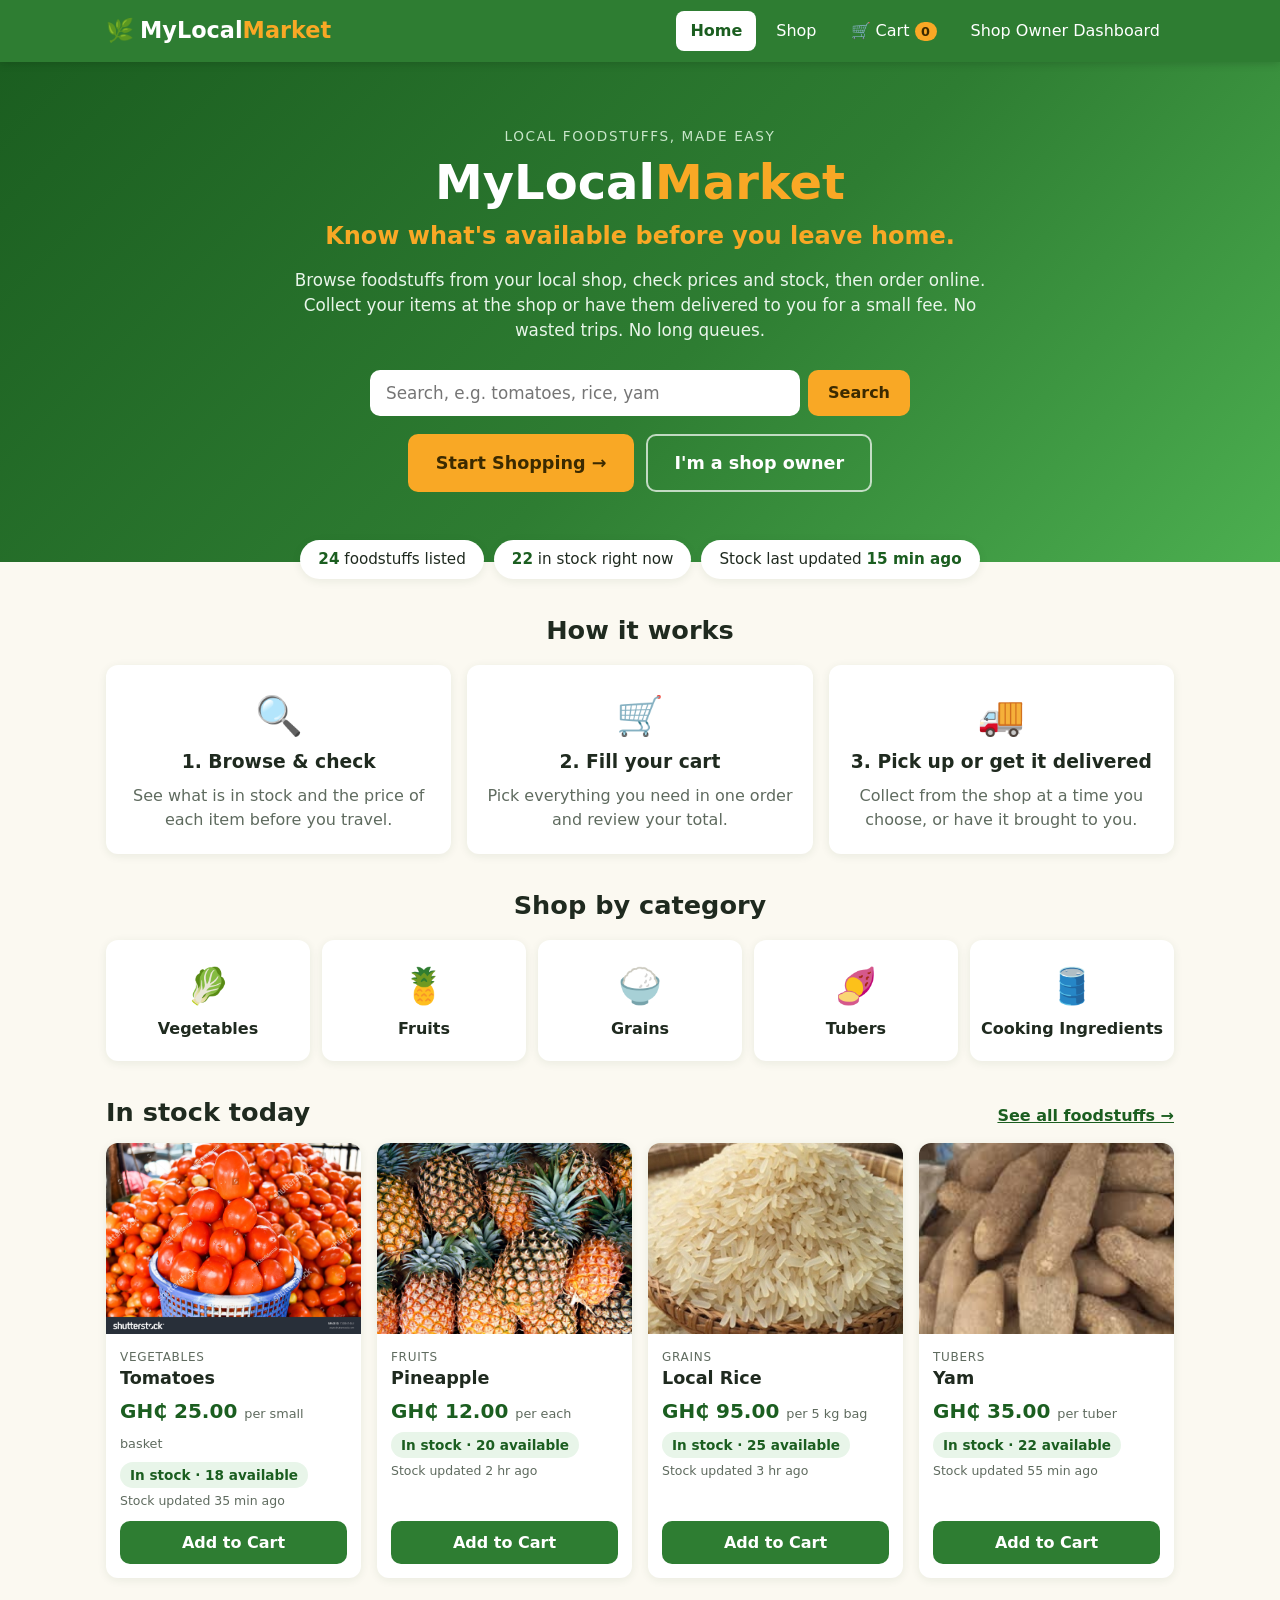
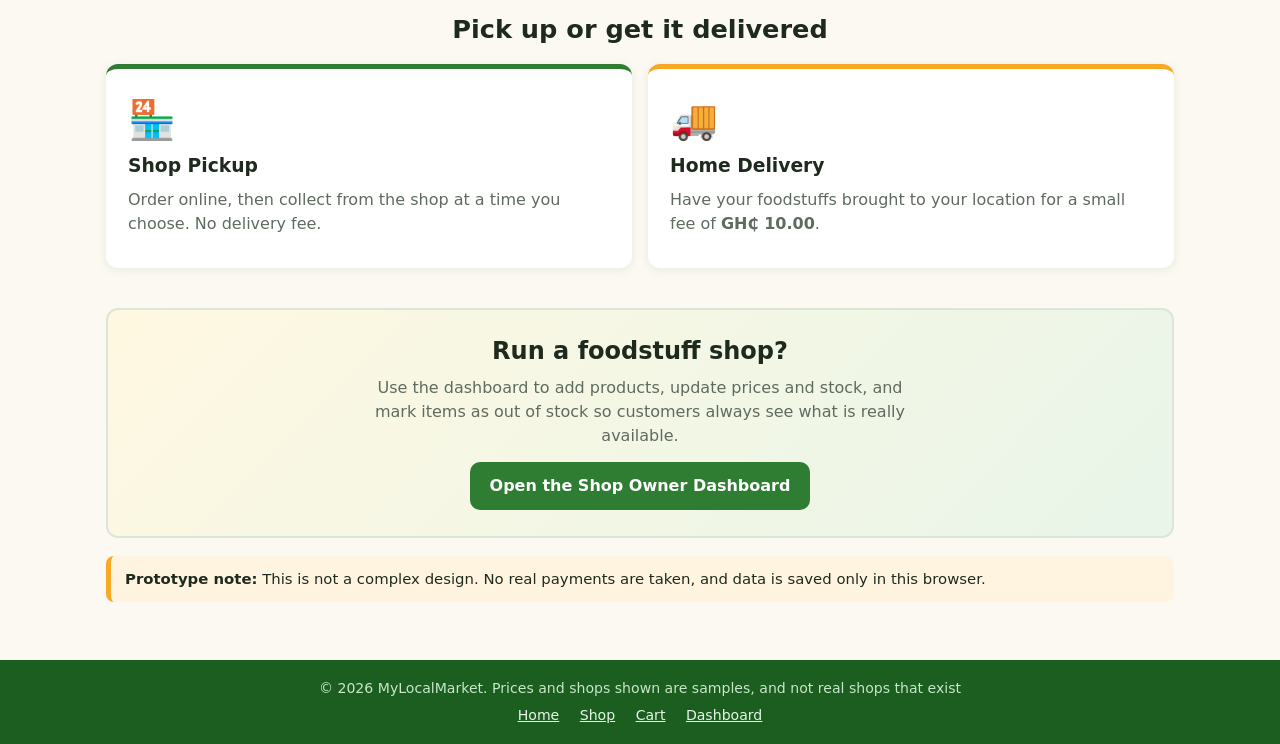
<file: index.html>
<!DOCTYPE html>
<html lang="en">

<head>
  <meta charset="UTF-8">
  <meta name="viewport" content="width=device-width, initial-scale=1.0">
  <title>MyLocalMarket | Know what's available before you leave home</title>
  <meta name="description"
    content="Browse local foodstuffs, check prices and availability, and order for pickup or delivery.">
  <link rel="stylesheet" href="style.css">
</head>

<body data-page="home">

  <!-- ===================== HEADER & NAVIGATION (same on every page) ===================== -->
  <header class="site-header">
    <div class="container header-inner">
      <a href="index.html" class="logo" aria-label="MyLocalMarket home">
        <span class="logo-icon" aria-hidden="true">🌿</span>MyLocal<span class="logo-accent">Market</span>
      </a>

      <button id="menu-toggle" class="menu-toggle" aria-label="Open menu" aria-expanded="false"
        aria-controls="main-nav">☰</button>

      <nav id="main-nav" class="main-nav" aria-label="Main navigation">
        <a class="nav-link active" href="index.html" aria-current="page">Home</a>
        <a class="nav-link" href="shop.html">Shop</a>
        <a class="nav-link" href="cart.html">🛒 Cart <span id="cart-count" class="badge" aria-live="polite">0</span></a>
        <a class="nav-link" href="dashboard.html">Shop Owner Dashboard</a>
      </nav>
    </div>
  </header>

  <main>

    <!-- ===================== HERO ===================== -->
    <section class="hero">
      <div class="container hero-inner">
        <p class="hero-eyebrow">Local foodstuffs, made easy</p>
        <h1>MyLocal<span class="logo-accent">Market</span></h1>
        <p class="hero-tagline">Know what's available before you leave home.</p>
        <p class="hero-text">
          Browse foodstuffs from your local shop, check prices and stock, then order online.
          Collect your items at the shop or have them delivered to you for a small fee.
          No wasted trips. No long queues.
        </p>

        <!-- A plain HTML form: it opens shop.html?q=... and the shop page does the searching -->
        <form class="hero-search" action="shop.html" method="get" role="search">
          <label for="hero-q" class="sr-only">Search foodstuffs</label>
          <input id="hero-q" type="search" name="q" placeholder="Search, e.g. tomatoes, rice, yam" autocomplete="off">
          <button type="submit" class="btn btn-accent">Search</button>
        </form>

        <div class="hero-actions">
          <a class="btn btn-accent btn-lg" href="shop.html">Start Shopping →</a>
          <a class="btn btn-outline-light btn-lg" href="dashboard.html">I'm a shop owner</a>
        </div>
      </div>
    </section>

    <div class="container">

      <!-- Live numbers filled in by script.js -->
      <div id="home-stats" class="stat-strip" aria-label="Shop at a glance"></div>

      <!-- ===================== HOW IT WORKS ===================== -->
      <h2 class="section-title">How it works</h2>
      <div class="steps">
        <div class="step-card">
          <span class="step-icon" aria-hidden="true">🔍</span>
          <h3>1. Browse &amp; check</h3>
          <p>See what is in stock and the price of each item before you travel.</p>
        </div>
        <div class="step-card">
          <span class="step-icon" aria-hidden="true">🛒</span>
          <h3>2. Fill your cart</h3>
          <p>Pick everything you need in one order and review your total.</p>
        </div>
        <div class="step-card">
          <span class="step-icon" aria-hidden="true">🚚</span>
          <h3>3. Pick up or get it delivered</h3>
          <p>Collect from the shop at a time you choose, or have it brought to you.</p>
        </div>
      </div>

      <!-- ===================== SHOP BY CATEGORY ===================== -->
      <h2 class="section-title">Shop by category</h2>
      <div class="category-grid">
        <a class="category-card" href="shop.html?category=Vegetables"><span aria-hidden="true">🥬</span>Vegetables</a>
        <a class="category-card" href="shop.html?category=Fruits"><span aria-hidden="true">🍍</span>Fruits</a>
        <a class="category-card" href="shop.html?category=Grains"><span aria-hidden="true">🍚</span>Grains</a>
        <a class="category-card" href="shop.html?category=Tubers"><span aria-hidden="true">🍠</span>Tubers</a>
        <a class="category-card" href="shop.html?category=Cooking%20Ingredients"><span
            aria-hidden="true">🛢️</span>Cooking Ingredients</a>
      </div>

      <!-- ===================== IN STOCK TODAY ===================== -->
      <div class="section-head">
        <h2>In stock today</h2>
        <a href="shop.html">See all foodstuffs →</a>
      </div>
      <div id="featured-grid" class="product-grid"></div>

      <!-- ===================== PICKUP OR DELIVERY ===================== -->
      <h2 class="section-title">Pick up or get it delivered</h2>
      <div class="info-grid">
        <div class="info-card">
          <span class="step-icon" aria-hidden="true">🏪</span>
          <h3>Shop Pickup</h3>
          <p>Order online, then collect from the shop at a time you choose. No delivery fee.</p>
        </div>
        <div class="info-card alt">
          <span class="step-icon" aria-hidden="true">🚚</span>
          <h3>Home Delivery</h3>
          <p>Have your foodstuffs brought to your location for a small fee of <strong data-fee></strong>.</p>
        </div>
      </div>

      <!-- ===================== FOR SHOP OWNERS ===================== -->
      <div class="owner-band">
        <h2>Run a foodstuff shop?</h2>
        <p>Use the dashboard to add products, update prices and stock, and mark items as out of stock so customers
          always see what is really available.</p>
        <a class="btn btn-primary" href="dashboard.html">Open the Shop Owner Dashboard</a>
      </div>

      <p class="demo-note">
        <strong>Prototype note:</strong> This is not a complex design. No real payments are taken, and
        data is saved only in this browser.
      </p>
    </div>
  </main>

  <footer class="site-footer">
    <div class="container">
      <p>© <span id="year"></span> MyLocalMarket. Prices and shops shown are samples, and not real shops that exist</p>
      <p class="footer-links"><a href="index.html">Home</a> <a href="shop.html">Shop</a> <a href="cart.html">Cart</a> <a
          href="dashboard.html">Dashboard</a></p>
    </div>
  </footer>

  <div id="toast-container" class="toast-container" aria-live="polite"></div>
  <script src="script.js"></script>
</body>

</html>
</file>
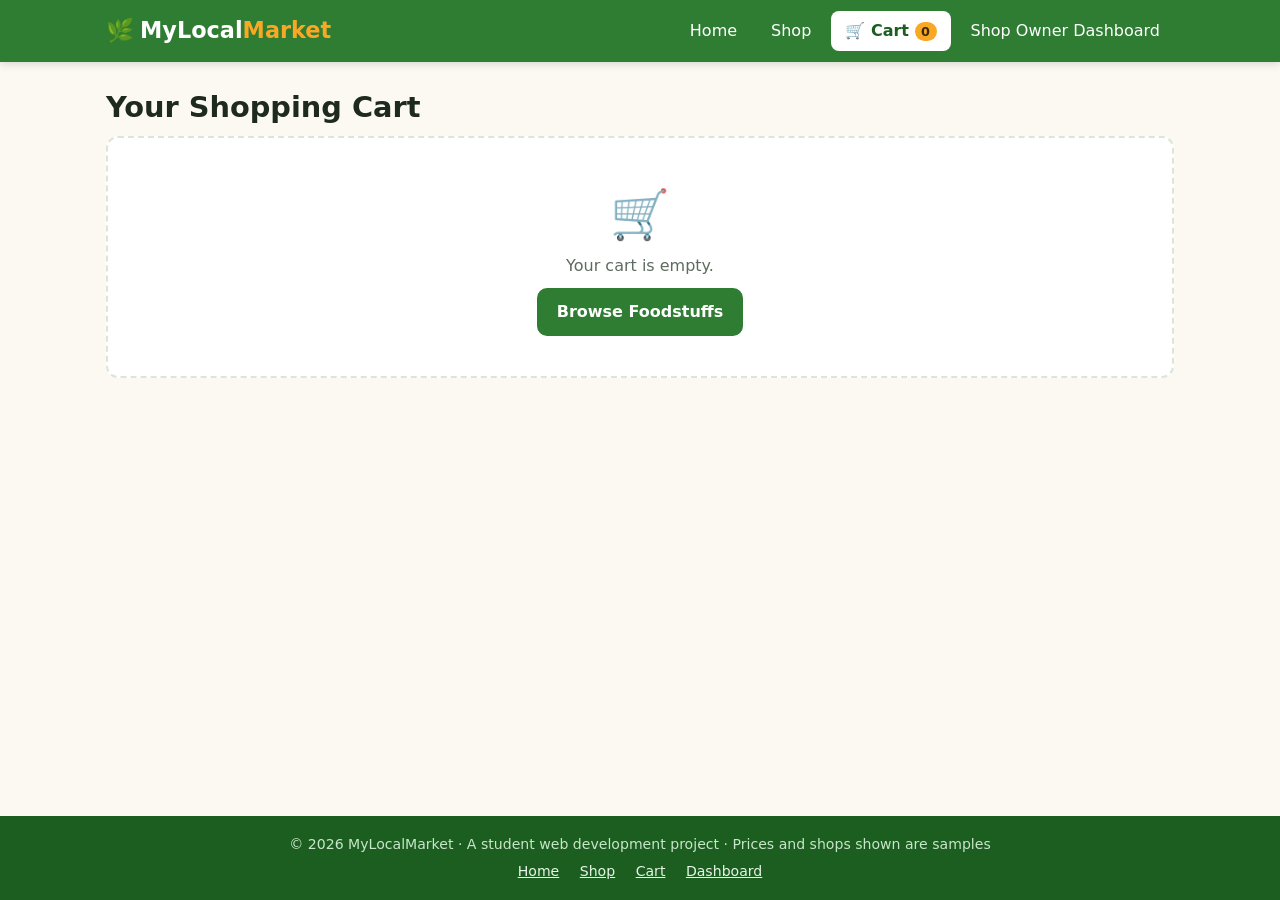
<file: cart.html>
<!DOCTYPE html>
<html lang="en">
<head>
  <meta charset="UTF-8">
  <meta name="viewport" content="width=device-width, initial-scale=1.0">
  <title>Your Cart | MyLocalMarket</title>
  <link rel="stylesheet" href="style.css">
</head>
<body data-page="cart">

  <header class="site-header">
    <div class="container header-inner">
      <a href="index.html" class="logo" aria-label="MyLocalMarket home">
        <span class="logo-icon" aria-hidden="true">🌿</span>MyLocal<span class="logo-accent">Market</span>
      </a>

      <button id="menu-toggle" class="menu-toggle" aria-label="Open menu" aria-expanded="false" aria-controls="main-nav">☰</button>

      <nav id="main-nav" class="main-nav" aria-label="Main navigation">
        <a class="nav-link" href="index.html">Home</a>
        <a class="nav-link" href="shop.html">Shop</a>
        <a class="nav-link active" href="cart.html" aria-current="page">🛒 Cart <span id="cart-count" class="badge" aria-live="polite">0</span></a>
        <a class="nav-link" href="dashboard.html">Shop Owner Dashboard</a>
      </nav>
    </div>
  </header>

  <main>
    <div class="container">
      <h1 class="page-title">Your Shopping Cart</h1>

      <div id="cart-empty" class="empty-state" hidden>
        <p class="empty-icon" aria-hidden="true">🛒</p>
        <p>Your cart is empty.</p>
        <a class="btn btn-primary" href="shop.html">Browse Foodstuffs</a>
      </div>

      <div id="cart-content" class="cart-layout" hidden>
        <div id="cart-items" class="cart-items"></div>

        <aside class="summary-card">
          <h2 class="summary-title">Order Summary</h2>
          <div class="summary-line"><span>Subtotal</span><strong id="cart-subtotal">GH₵ 0.00</strong></div>
          <p class="small-note">Delivery fee (if you choose delivery) is added at checkout.</p>
          <a class="btn btn-primary btn-block" id="go-checkout" href="checkout.html">Proceed to Checkout</a>
          <a class="btn btn-ghost btn-block" href="shop.html">Continue Shopping</a>
          <button type="button" class="btn btn-link btn-block" id="clear-cart">Clear cart</button>
        </aside>
      </div>
    </div>
  </main>

  <footer class="site-footer">
    <div class="container">
      <p>© <span id="year"></span> MyLocalMarket · A student web development project · Prices and shops shown are samples</p>
      <p class="footer-links"><a href="index.html">Home</a> <a href="shop.html">Shop</a> <a href="cart.html">Cart</a> <a href="dashboard.html">Dashboard</a></p>
    </div>
  </footer>

  <div id="toast-container" class="toast-container" aria-live="polite"></div>
  <script src="script.js"></script>
</body>
</html>
</file>
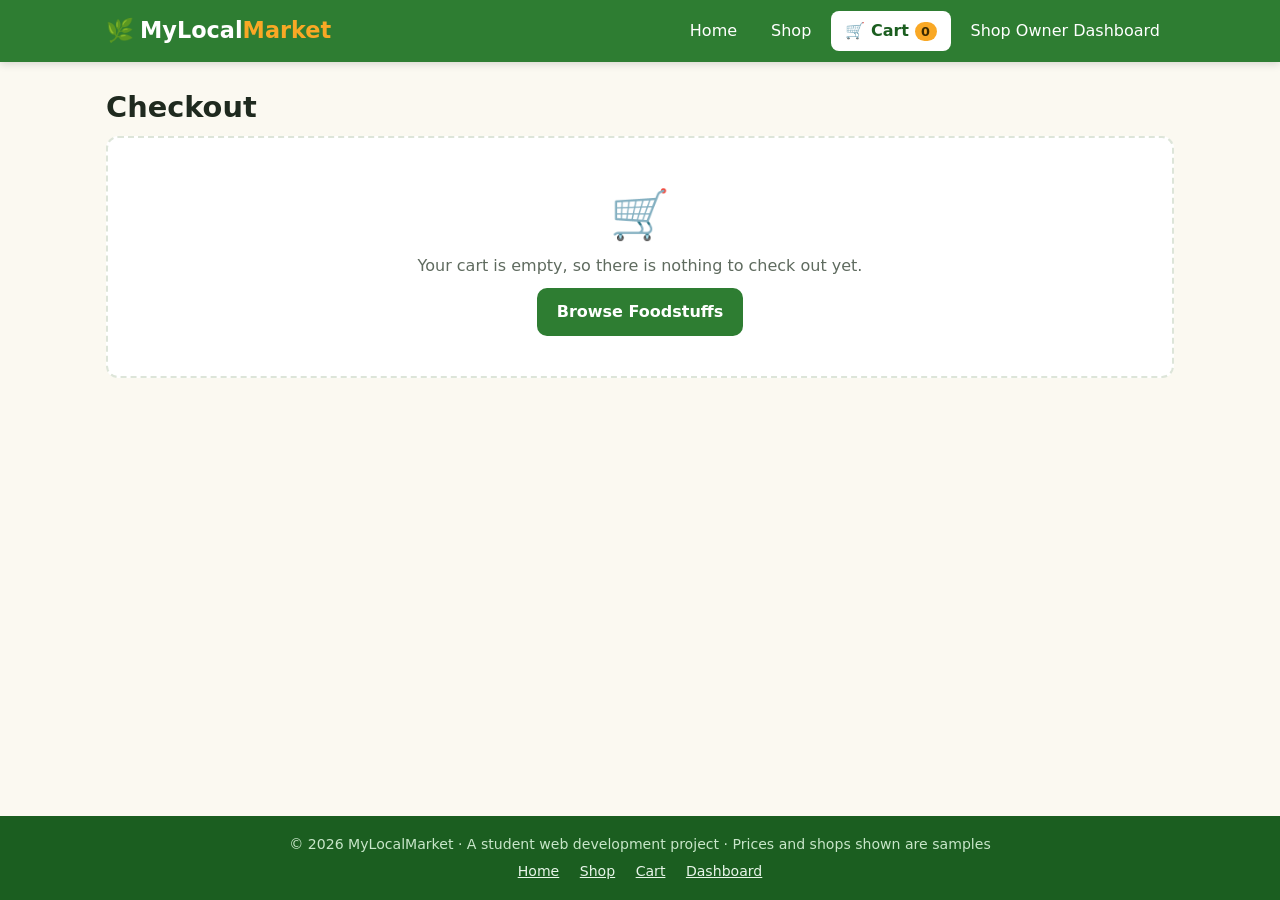
<file: checkout.html>
<!DOCTYPE html>
<html lang="en">
<head>
  <meta charset="UTF-8">
  <meta name="viewport" content="width=device-width, initial-scale=1.0">
  <title>Checkout | MyLocalMarket</title>
  <link rel="stylesheet" href="style.css">
</head>
<body data-page="checkout">

  <header class="site-header">
    <div class="container header-inner">
      <a href="index.html" class="logo" aria-label="MyLocalMarket home">
        <span class="logo-icon" aria-hidden="true">🌿</span>MyLocal<span class="logo-accent">Market</span>
      </a>

      <button id="menu-toggle" class="menu-toggle" aria-label="Open menu" aria-expanded="false" aria-controls="main-nav">☰</button>

      <nav id="main-nav" class="main-nav" aria-label="Main navigation">
        <a class="nav-link" href="index.html">Home</a>
        <a class="nav-link" href="shop.html">Shop</a>
        <a class="nav-link active" href="cart.html" aria-current="page">🛒 Cart <span id="cart-count" class="badge" aria-live="polite">0</span></a>
        <a class="nav-link" href="dashboard.html">Shop Owner Dashboard</a>
      </nav>
    </div>
  </header>

  <main>
    <div class="container">
      <h1 class="page-title">Checkout</h1>

      <!-- Shown instead of the form when the cart is empty -->
      <div id="checkout-empty" class="empty-state" hidden>
        <p class="empty-icon" aria-hidden="true">🛒</p>
        <p>Your cart is empty, so there is nothing to check out yet.</p>
        <a class="btn btn-primary" href="shop.html">Browse Foodstuffs</a>
      </div>

      <div id="checkout-content" class="checkout-layout">
        <form id="checkout-form" class="form-card" novalidate>
          <h2>Your details</h2>

          <div class="field">
            <label for="cust-name">Full name</label>
            <input type="text" id="cust-name" autocomplete="name" placeholder="e.g. Kwame Mensah">
            <span class="error" id="err-name"></span>
          </div>

          <div class="field">
            <label for="cust-phone">Contact number</label>
            <input type="tel" id="cust-phone" autocomplete="tel" placeholder="e.g. 024 123 4567">
            <span class="error" id="err-phone"></span>
          </div>

          <h2>How would you like to get your order?</h2>
          <div class="option-cards">
            <label class="option-card">
              <input type="radio" name="fulfilment" value="delivery">
              <span class="option-title">🚚 Home Delivery</span>
              <span class="option-desc" id="delivery-desc"></span>
            </label>
            <label class="option-card">
              <input type="radio" name="fulfilment" value="pickup">
              <span class="option-title">🏪 Shop Pickup</span>
              <span class="option-desc" id="pickup-desc"></span>
            </label>
          </div>
          <span class="error" id="err-fulfilment"></span>

          <!-- Shown only when Home Delivery is selected -->
          <div id="delivery-fields" class="sub-panel" hidden>
            <div class="field">
              <label for="cust-address">Delivery address or location description</label>
              <textarea id="cust-address" rows="3" placeholder="e.g. House 12, Oak Street, near the Total filling station, Madina"></textarea>
              <span class="error" id="err-address"></span>
            </div>
            <p class="info-line" id="delivery-info"></p>
          </div>

          <!-- Shown only when Shop Pickup is selected -->
          <div id="pickup-fields" class="sub-panel" hidden>
            <p class="info-line"><strong>Pickup location:</strong> <span id="pickup-location"></span></p>
            <div class="field">
              <label for="pickup-time">Choose a pickup time</label>
              <select id="pickup-time"></select>
              <span class="error" id="err-pickup-time"></span>
            </div>
          </div>

          <p class="demo-note">
            <strong>No online payment in this prototype.</strong> Your order is recorded as placed, but nothing
            is paid through the website. In a real shop, you would pay on delivery or when you collect.
          </p>

          <button type="submit" id="place-order-btn" class="btn btn-primary btn-lg btn-block">Place Order</button>
          <a class="btn btn-ghost btn-block" href="cart.html">← Back to cart</a>
        </form>

        <aside class="summary-card">
          <h2 class="summary-title">Order Summary</h2>
          <div id="checkout-items" class="checkout-items"></div>
          <div class="summary-line"><span>Subtotal</span><strong id="co-subtotal">GH₵ 0.00</strong></div>
          <div class="summary-line"><span>Delivery fee</span><strong id="co-delivery">Choose an option</strong></div>
          <div class="summary-line total-line"><span>Total to pay</span><strong id="co-total">GH₵ 0.00</strong></div>
        </aside>
      </div>
    </div>
  </main>

  <footer class="site-footer">
    <div class="container">
      <p>© <span id="year"></span> MyLocalMarket · A student web development project · Prices and shops shown are samples</p>
      <p class="footer-links"><a href="index.html">Home</a> <a href="shop.html">Shop</a> <a href="cart.html">Cart</a> <a href="dashboard.html">Dashboard</a></p>
    </div>
  </footer>

  <div id="toast-container" class="toast-container" aria-live="polite"></div>
  <script src="script.js"></script>
</body>
</html>
</file>
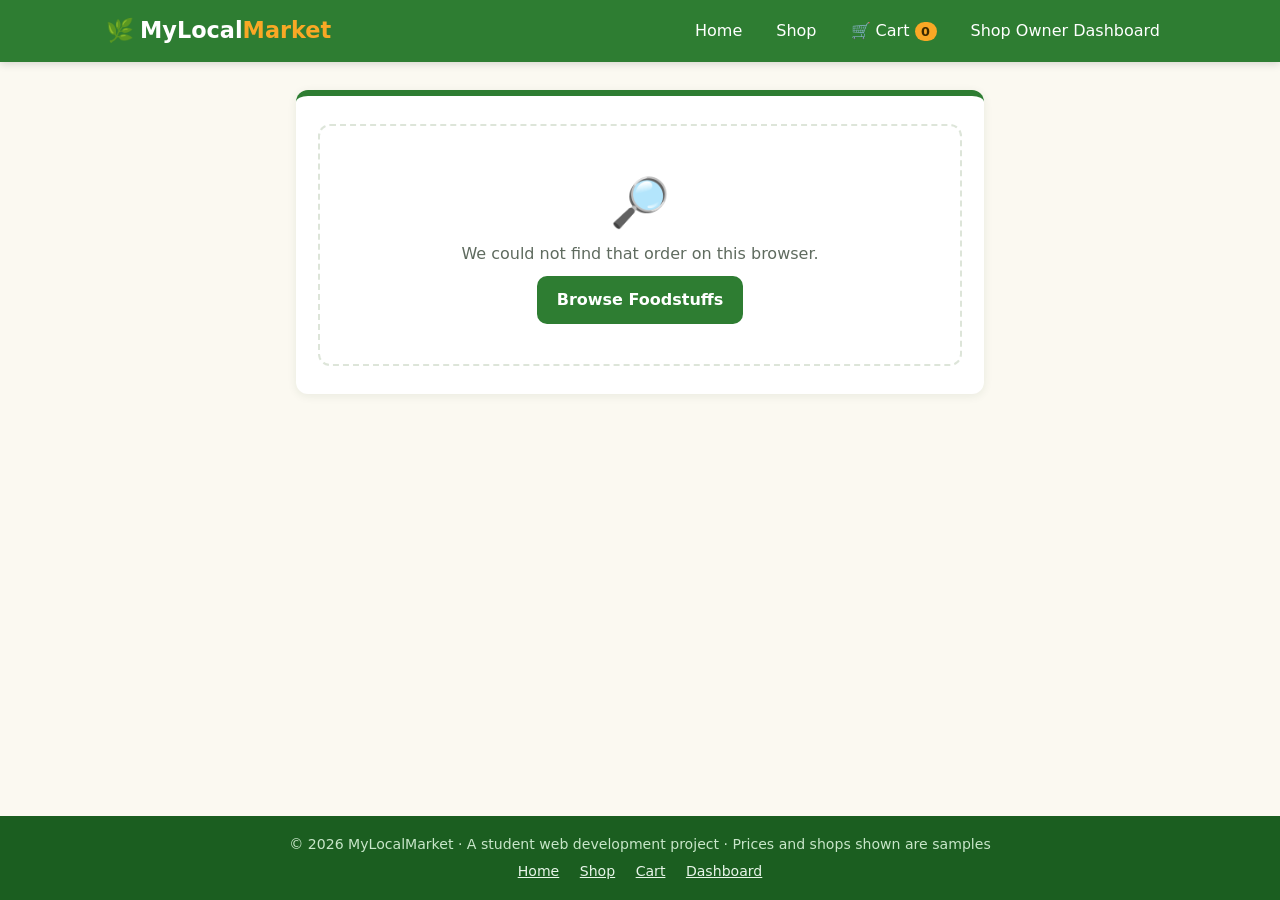
<file: confirmation.html>
<!DOCTYPE html>
<html lang="en">
<head>
  <meta charset="UTF-8">
  <meta name="viewport" content="width=device-width, initial-scale=1.0">
  <title>Order Confirmation | MyLocalMarket</title>
  <link rel="stylesheet" href="style.css">
</head>
<body data-page="confirmation">

  <header class="site-header">
    <div class="container header-inner">
      <a href="index.html" class="logo" aria-label="MyLocalMarket home">
        <span class="logo-icon" aria-hidden="true">🌿</span>MyLocal<span class="logo-accent">Market</span>
      </a>

      <button id="menu-toggle" class="menu-toggle" aria-label="Open menu" aria-expanded="false" aria-controls="main-nav">☰</button>

      <nav id="main-nav" class="main-nav" aria-label="Main navigation">
        <a class="nav-link" href="index.html">Home</a>
        <a class="nav-link" href="shop.html">Shop</a>
        <a class="nav-link" href="cart.html">🛒 Cart <span id="cart-count" class="badge" aria-live="polite">0</span></a>
        <a class="nav-link" href="dashboard.html">Shop Owner Dashboard</a>
      </nav>
    </div>
  </header>

  <main>
    <div class="container narrow">
      <!-- Filled in by script.js using the ?ref= value in the address -->
      <div id="confirmation-content" class="confirmation-card"></div>
    </div>
  </main>

  <footer class="site-footer">
    <div class="container">
      <p>© <span id="year"></span> MyLocalMarket · A student web development project · Prices and shops shown are samples</p>
      <p class="footer-links"><a href="index.html">Home</a> <a href="shop.html">Shop</a> <a href="cart.html">Cart</a> <a href="dashboard.html">Dashboard</a></p>
    </div>
  </footer>

  <div id="toast-container" class="toast-container" aria-live="polite"></div>
  <script src="script.js"></script>
</body>
</html>
</file>
<file: style.css>
/* ============================================================
   MyLocalMarket | style.css
   Fresh green + warm gold colour scheme, mobile-first responsive.

   Sections:
   1. Variables & base styles
   2. Header & navigation
   3. Buttons & shared components
   4. Home page
   5. Shop / product catalogue
   6. Cart
   7. Checkout & forms
   8. Order confirmation
   9. Shop owner panel
   10. Footer & toasts
   11. Responsive adjustments
   ============================================================ */

/* ---------- 1. Variables & base styles ---------- */
:root {
  --green: #2e7d32;
  --green-dark: #1b5e20;
  --green-light: #e8f5e9;
  --lime: #8bc34a;
  --gold: #f9a825;
  --gold-dark: #e08e00;
  --cream: #fbf9f1;
  --white: #ffffff;
  --text: #1f2a1f;
  --muted: #5f6b5f;
  --border: #dde5d9;
  --red: #c62828;
  --red-light: #fdecea;
  --orange: #b45309;
  --orange-light: #fff4e0;
  --radius: 12px;
  --shadow: 0 2px 10px rgba(30, 60, 30, 0.08);
}

* {
  box-sizing: border-box;
}

html {
  scroll-behavior: smooth;
}

body {
  margin: 0;
  font-family: "Segoe UI", system-ui, -apple-system, Roboto, Helvetica, Arial, sans-serif;
  font-size: 16px;
  line-height: 1.5;
  color: var(--text);
  background: var(--cream);
  min-height: 100vh;
  display: flex;
  flex-direction: column;
}

main {
  flex: 1;
  padding-bottom: 40px;
}

/* The "hidden" attribute must always win over other display rules */
[hidden] {
  display: none !important;
}

h1, h2, h3 {
  line-height: 1.25;
  margin: 0 0 10px;
}

p {
  margin: 0 0 10px;
}

.container {
  width: 100%;
  max-width: 1100px;
  margin: 0 auto;
  padding: 0 16px;
}

.container.narrow {
  max-width: 720px;
}

/* Visually hidden but readable by screen readers */
.sr-only {
  position: absolute;
  width: 1px;
  height: 1px;
  overflow: hidden;
  clip: rect(0, 0, 0, 0);
  white-space: nowrap;
}

:focus-visible {
  outline: 3px solid var(--gold);
  outline-offset: 2px;
}

/* ---------- 2. Header & navigation ---------- */
.site-header {
  background: var(--green);
  color: var(--white);
  position: sticky;
  top: 0;
  z-index: 50;
  box-shadow: 0 2px 8px rgba(0, 0, 0, 0.15);
}

.header-inner {
  display: flex;
  align-items: center;
  justify-content: space-between;
  flex-wrap: wrap;
  gap: 8px;
  padding-top: 10px;
  padding-bottom: 10px;
}

.logo {
  color: var(--white);
  font-size: 1.4rem;
  font-weight: 700;
  padding: 4px 0;
  text-decoration: none;
  display: inline-block;
}

.logo-icon {
  margin-right: 6px;
}

.logo-accent {
  color: var(--gold);
}

.menu-toggle {
  display: none;
  background: transparent;
  border: 2px solid rgba(255, 255, 255, 0.6);
  color: var(--white);
  font-size: 1.3rem;
  border-radius: 8px;
  padding: 2px 12px;
  cursor: pointer;
}

.main-nav {
  display: flex;
  gap: 6px;
}

.nav-link {
  display: inline-block;
  color: var(--white);
  font-size: 1rem;
  padding: 8px 14px;
  border-radius: 8px;
  text-decoration: none;
}

.nav-link:hover {
  background: rgba(255, 255, 255, 0.15);
}

.nav-link.active {
  background: var(--white);
  color: var(--green-dark);
  font-weight: 600;
}

.badge {
  display: inline-block;
  min-width: 22px;
  padding: 0 6px;
  border-radius: 11px;
  background: var(--gold);
  color: #3b2a00;
  font-size: 0.8rem;
  font-weight: 700;
  text-align: center;
}

/* ---------- 3. Buttons & shared components ---------- */
.btn {
  display: inline-block;
  border: 2px solid transparent;
  border-radius: 10px;
  padding: 10px 18px;
  font-size: 1rem;
  font-weight: 600;
  font-family: inherit;
  cursor: pointer;
  text-align: center;
  text-decoration: none;
  transition: background 0.15s, transform 0.1s;
}

.btn:active:not(:disabled) {
  transform: scale(0.98);
}

.btn:disabled {
  opacity: 0.55;
  cursor: not-allowed;
}

.btn-primary {
  background: var(--green);
  color: var(--white);
}

.btn-primary:hover:not(:disabled) {
  background: var(--green-dark);
}

.btn-accent {
  background: var(--gold);
  color: #3b2a00;
}

.btn-accent:hover {
  background: var(--gold-dark);
}

.btn-ghost {
  background: var(--white);
  color: var(--green-dark);
  border-color: var(--green);
}

.btn-ghost:hover {
  background: var(--green-light);
}

.btn-danger {
  background: var(--white);
  color: var(--red);
  border-color: var(--red);
}

.btn-danger:hover {
  background: var(--red-light);
}

.btn-link {
  background: none;
  color: var(--muted);
  text-decoration: underline;
  font-weight: 500;
}

.btn-lg {
  padding: 14px 26px;
  font-size: 1.1rem;
}

.btn-sm {
  padding: 6px 12px;
  font-size: 0.9rem;
}

.btn-block {
  display: block;
  width: 100%;
  margin-top: 10px;
}

.section-title {
  text-align: center;
  font-size: 1.6rem;
  margin: 36px 0 18px;
}

.section-title.left {
  text-align: left;
  margin-top: 34px;
}

.page-title {
  font-size: 1.8rem;
  margin-top: 28px;
}

.page-subtitle {
  color: var(--muted);
  margin-bottom: 18px;
}

.small-note {
  color: var(--muted);
  font-size: 0.88rem;
}

.demo-note {
  background: var(--orange-light);
  border-left: 5px solid var(--gold);
  border-radius: 8px;
  padding: 12px 14px;
  font-size: 0.93rem;
  margin: 18px 0;
}

.empty-state {
  text-align: center;
  background: var(--white);
  border: 2px dashed var(--border);
  border-radius: var(--radius);
  padding: 40px 16px;
  color: var(--muted);
}

.empty-icon {
  font-size: 3rem;
  margin-bottom: 4px;
}

/* ---------- 4. Home page ---------- */
.hero {
  background: linear-gradient(135deg, var(--green-dark), var(--green) 55%, #4caf50);
  color: var(--white);
  text-align: center;
  padding: 64px 0 70px;
}

.hero-inner {
  max-width: 760px;
}

.hero-eyebrow {
  text-transform: uppercase;
  letter-spacing: 0.12em;
  font-size: 0.85rem;
  color: #c8e6c9;
  margin-bottom: 6px;
}

.hero h1 {
  font-size: 3rem;
  margin-bottom: 6px;
}

.hero-tagline {
  font-size: 1.5rem;
  font-weight: 600;
  color: var(--gold);
  margin-bottom: 14px;
}

.hero-text {
  font-size: 1.05rem;
  color: #e8f5e9;
  margin-bottom: 26px;
}

.steps {
  display: grid;
  grid-template-columns: repeat(3, 1fr);
  gap: 16px;
}

.step-card {
  background: var(--white);
  border-radius: var(--radius);
  box-shadow: var(--shadow);
  padding: 22px 18px;
  text-align: center;
}

.step-icon {
  display: block;
  font-size: 2.4rem;
  margin-bottom: 6px;
}

.step-card p {
  color: var(--muted);
  margin: 0;
}

/* ---------- 5. Shop / product catalogue ---------- */
.toolbar {
  background: var(--white);
  border-radius: var(--radius);
  box-shadow: var(--shadow);
  padding: 14px;
  margin-bottom: 12px;
}

.search-box input {
  width: 100%;
  font-size: 1.05rem;
  padding: 12px 14px;
  border: 2px solid var(--green);
  border-radius: 10px;
  font-family: inherit;
}

.chips {
  display: flex;
  flex-wrap: wrap;
  gap: 8px;
  margin-top: 12px;
}

.chip {
  border: 2px solid var(--border);
  background: var(--white);
  border-radius: 999px;
  padding: 6px 14px;
  font-size: 0.95rem;
  font-family: inherit;
  cursor: pointer;
}

.chip:hover {
  border-color: var(--green);
}

.chip.active {
  background: var(--green);
  border-color: var(--green);
  color: var(--white);
  font-weight: 600;
}

.results-count {
  color: var(--muted);
  font-size: 0.92rem;
}

.product-grid {
  display: grid;
  grid-template-columns: repeat(auto-fill, minmax(215px, 1fr));
  gap: 16px;
}

.product-card {
  background: var(--white);
  border-radius: var(--radius);
  box-shadow: var(--shadow);
  overflow: hidden;
  display: flex;
  flex-direction: column;
}

/* Photo area of a product card: always 4:3, whatever size the photo is */
.product-image {
  position: relative;
  aspect-ratio: 4 / 3;
  overflow: hidden;
  display: flex;
  align-items: center;
  justify-content: center;
  font-size: 4.2rem; /* size of the emoji fallback */
  background: linear-gradient(135deg, var(--green-light), #fff8e1);
}

.product-photo {
  display: block;
  width: 100%;
  height: 100%;
  object-fit: cover; /* crops instead of stretching */
}

/* Only the picture is greyed out, so the "Sold out" ribbon stays bright red */
.product-card.is-out .emoji,
.product-card.is-out .product-photo {
  filter: grayscale(0.9);
  opacity: 0.55;
}

.sold-out-ribbon {
  position: absolute;
  top: 10px;
  right: -6px;
  background: var(--red);
  color: var(--white);
  font-size: 0.75rem;
  font-weight: 700;
  padding: 3px 10px;
  border-radius: 4px 0 0 4px;
}

.product-body {
  padding: 14px;
  display: flex;
  flex-direction: column;
  flex: 1;
}

.product-category {
  font-size: 0.75rem;
  text-transform: uppercase;
  letter-spacing: 0.06em;
  color: var(--muted);
}

.product-body h3 {
  font-size: 1.1rem;
  margin: 2px 0 6px;
}

.product-price {
  font-size: 1.25rem;
  font-weight: 700;
  color: var(--green-dark);
  margin-bottom: 6px;
}

.product-price small {
  font-size: 0.8rem;
  font-weight: 400;
  color: var(--muted);
}

.stock-status {
  display: inline-block;
  align-self: flex-start;
  font-size: 0.85rem;
  font-weight: 600;
  padding: 3px 10px;
  border-radius: 999px;
  margin-bottom: 4px;
}

.status-in {
  background: var(--green-light);
  color: var(--green-dark);
}

.status-low {
  background: var(--orange-light);
  color: var(--orange);
}

.status-out {
  background: var(--red-light);
  color: var(--red);
}

.updated {
  font-size: 0.78rem;
  color: var(--muted);
  margin-bottom: 10px;
}

.btn-add {
  margin-top: auto;
  width: 100%;
}

/* ---------- 6. Cart ---------- */
.cart-layout,
.checkout-layout {
  display: grid;
  grid-template-columns: 1fr 340px;
  gap: 20px;
  align-items: start;
}

.cart-items {
  display: flex;
  flex-direction: column;
  gap: 12px;
}

.cart-row {
  background: var(--white);
  border-radius: var(--radius);
  box-shadow: var(--shadow);
  padding: 12px 14px;
  display: grid;
  grid-template-columns: 72px 1fr auto auto;
  gap: 14px;
  align-items: center;
}

.cart-emoji {
  font-size: 2.4rem;
  text-align: center;
}

.cart-name {
  font-weight: 700;
}

.cart-unit-price {
  color: var(--muted);
  font-size: 0.9rem;
}

.qty-controls {
  display: flex;
  align-items: center;
  gap: 8px;
}

.qty-btn {
  width: 34px;
  height: 34px;
  border-radius: 50%;
  border: 2px solid var(--green);
  background: var(--white);
  color: var(--green-dark);
  font-size: 1.2rem;
  font-weight: 700;
  line-height: 1;
  cursor: pointer;
}

.qty-btn:hover:not(:disabled) {
  background: var(--green-light);
}

.qty-btn:disabled {
  opacity: 0.4;
  cursor: not-allowed;
}

.qty-value {
  min-width: 24px;
  text-align: center;
  font-weight: 700;
}

.cart-line-total {
  text-align: right;
  min-width: 100px;
}

.cart-line-total strong {
  display: block;
  font-size: 1.1rem;
}

.remove-btn {
  background: none;
  border: none;
  color: var(--red);
  font-family: inherit;
  font-size: 0.85rem;
  text-decoration: underline;
  cursor: pointer;
  padding: 0;
}

.summary-card {
  background: var(--white);
  border-radius: var(--radius);
  box-shadow: var(--shadow);
  padding: 18px;
  position: sticky;
  top: 80px;
}

.summary-line {
  display: flex;
  justify-content: space-between;
  gap: 10px;
  padding: 8px 0;
  border-bottom: 1px solid var(--border);
}

.total-line {
  border-bottom: none;
  font-size: 1.2rem;
  color: var(--green-dark);
  border-top: 2px solid var(--green);
  margin-top: 6px;
}

.checkout-items {
  margin-bottom: 8px;
}

.checkout-item {
  display: flex;
  justify-content: space-between;
  gap: 10px;
  font-size: 0.93rem;
  padding: 5px 0;
}

/* ---------- 7. Checkout & forms ---------- */
.form-card {
  background: var(--white);
  border-radius: var(--radius);
  box-shadow: var(--shadow);
  padding: 20px;
}

.form-card h3 {
  margin-top: 6px;
}

.field {
  margin-bottom: 14px;
}

.field label {
  display: block;
  font-weight: 600;
  margin-bottom: 4px;
}

.field input,
.field select,
.field textarea,
.inventory-table input {
  width: 100%;
  padding: 10px 12px;
  font-size: 1rem;
  font-family: inherit;
  border: 2px solid var(--border);
  border-radius: 8px;
  background: var(--white);
}

.field input:focus,
.field select:focus,
.field textarea:focus,
.inventory-table input:focus {
  border-color: var(--green);
  outline: none;
}

.field.has-error input,
.field.has-error select,
.field.has-error textarea {
  border-color: var(--red);
}

.error {
  display: block;
  color: var(--red);
  font-size: 0.88rem;
  margin-top: 4px;
  min-height: 0;
}

.option-cards {
  display: grid;
  grid-template-columns: 1fr 1fr;
  gap: 12px;
  margin-bottom: 6px;
}

.option-card {
  position: relative;
  border: 2px solid var(--border);
  border-radius: var(--radius);
  padding: 14px 14px 14px 40px;
  cursor: pointer;
  display: block;
  background: var(--white);
}

.option-card input {
  position: absolute;
  left: 14px;
  top: 18px;
  width: 18px;
  height: 18px;
  accent-color: var(--green);
}

.option-card:has(input:checked) {
  border-color: var(--green);
  background: var(--green-light);
}

.option-title {
  display: block;
  font-weight: 700;
}

.option-desc {
  display: block;
  font-size: 0.88rem;
  color: var(--muted);
}

.sub-panel {
  background: var(--cream);
  border: 1px solid var(--border);
  border-radius: var(--radius);
  padding: 14px;
  margin: 12px 0;
}

.info-line {
  font-size: 0.93rem;
  margin-bottom: 10px;
}

/* ---------- 8. Order confirmation ---------- */
.confirmation-card {
  background: var(--white);
  border-radius: var(--radius);
  box-shadow: var(--shadow);
  padding: 28px 22px;
  margin-top: 28px;
  border-top: 6px solid var(--green);
}

.confirm-header {
  text-align: center;
  margin-bottom: 16px;
}

.confirm-icon {
  font-size: 3rem;
}

.order-ref {
  display: inline-block;
  background: var(--green-light);
  color: var(--green-dark);
  font-weight: 700;
  font-size: 1.2rem;
  letter-spacing: 0.05em;
  padding: 6px 16px;
  border-radius: 8px;
}

.confirm-section {
  border-top: 1px solid var(--border);
  padding: 14px 0 4px;
}

.confirm-section h3 {
  font-size: 1rem;
  color: var(--muted);
  text-transform: uppercase;
  letter-spacing: 0.05em;
}

.confirm-actions {
  display: flex;
  gap: 10px;
  flex-wrap: wrap;
  margin-top: 18px;
}

.confirm-actions .btn {
  flex: 1;
}

/* ---------- 9. Shop owner panel ---------- */
.form-grid {
  display: grid;
  grid-template-columns: repeat(3, 1fr);
  gap: 0 14px;
}

.table-wrap {
  background: var(--white);
  border-radius: var(--radius);
  box-shadow: var(--shadow);
  overflow-x: auto;
}

.inventory-table {
  width: 100%;
  border-collapse: collapse;
}

.inventory-table th,
.inventory-table td {
  padding: 10px 12px;
  text-align: left;
  border-bottom: 1px solid var(--border);
  vertical-align: middle;
}

.inventory-table th {
  background: var(--green-light);
  color: var(--green-dark);
  font-size: 0.9rem;
}

.inventory-table input {
  width: 100px;
  padding: 6px 8px;
}

.inv-name {
  font-weight: 600;
}

.inv-actions {
  display: flex;
  gap: 6px;
  flex-wrap: wrap;
}

.orders-table {
  width: 100%;
  border-collapse: collapse;
  background: var(--white);
  border-radius: var(--radius);
  box-shadow: var(--shadow);
  overflow: hidden;
  font-size: 0.93rem;
}

.orders-table th,
.orders-table td {
  padding: 10px 12px;
  text-align: left;
  border-bottom: 1px solid var(--border);
}

.orders-table th {
  background: var(--green-light);
  color: var(--green-dark);
}

.reset-box {
  margin-top: 30px;
  display: flex;
  align-items: center;
  gap: 12px;
  flex-wrap: wrap;
}

/* ---------- 10. Footer & toasts ---------- */
.site-footer {
  background: var(--green-dark);
  color: #c8e6c9;
  text-align: center;
  padding: 18px 0;
  font-size: 0.88rem;
}

.site-footer p {
  margin: 0;
}

.toast-container {
  position: fixed;
  bottom: 20px;
  left: 50%;
  transform: translateX(-50%);
  z-index: 100;
  display: flex;
  flex-direction: column;
  gap: 8px;
  width: calc(100% - 32px);
  max-width: 420px;
  pointer-events: none;
}

.toast {
  padding: 12px 16px;
  border-radius: 10px;
  color: var(--white);
  font-weight: 600;
  box-shadow: 0 4px 14px rgba(0, 0, 0, 0.25);
  animation: toast-in 0.25s ease-out;
}

.toast.success {
  background: var(--green);
}

.toast.error {
  background: var(--red);
}

@keyframes toast-in {
  from {
    opacity: 0;
    transform: translateY(12px);
  }
  to {
    opacity: 1;
    transform: translateY(0);
  }
}

/* ---------- 10b. Landing page extras ---------- */
.hero-search {
  display: flex;
  gap: 8px;
  max-width: 540px;
  margin: 0 auto 18px;
}

.hero-search input {
  flex: 1;
  min-width: 0;
  padding: 13px 16px;
  font-size: 1.05rem;
  font-family: inherit;
  border: none;
  border-radius: 10px;
}

.hero-actions {
  display: flex;
  justify-content: center;
  gap: 12px;
  flex-wrap: wrap;
}

.btn-outline-light {
  background: transparent;
  border-color: rgba(255, 255, 255, 0.7);
  color: var(--white);
}

.btn-outline-light:hover {
  background: rgba(255, 255, 255, 0.15);
}

.stat-strip {
  display: flex;
  flex-wrap: wrap;
  justify-content: center;
  gap: 10px;
  margin-top: -22px;
  position: relative;
}

.stat-chip {
  background: var(--white);
  border-radius: 999px;
  box-shadow: var(--shadow);
  padding: 8px 18px;
  font-size: 0.95rem;
}

.stat-chip strong {
  color: var(--green-dark);
}

.category-grid {
  display: grid;
  grid-template-columns: repeat(5, 1fr);
  gap: 12px;
}

.category-card {
  display: block;
  background: var(--white);
  border: 2px solid transparent;
  border-radius: var(--radius);
  box-shadow: var(--shadow);
  padding: 18px 8px;
  text-align: center;
  color: var(--text);
  text-decoration: none;
  font-weight: 600;
}

.category-card:hover {
  border-color: var(--green);
  background: var(--green-light);
}

.category-card span {
  display: block;
  font-size: 2.2rem;
  margin-bottom: 4px;
}

.section-head {
  display: flex;
  justify-content: space-between;
  align-items: baseline;
  gap: 10px;
  flex-wrap: wrap;
  margin: 36px 0 14px;
}

.section-head h2 {
  margin: 0;
  font-size: 1.6rem;
}

.section-head a {
  color: var(--green-dark);
  font-weight: 600;
}

.info-grid {
  display: grid;
  grid-template-columns: 1fr 1fr;
  gap: 16px;
}

.info-card {
  background: var(--white);
  border-radius: var(--radius);
  box-shadow: var(--shadow);
  padding: 22px;
  border-top: 5px solid var(--green);
}

.info-card.alt {
  border-top-color: var(--gold);
}

.info-card .step-icon {
  text-align: left;
}

.info-card p {
  color: var(--muted);
}

.owner-band {
  margin-top: 40px;
  background: linear-gradient(135deg, #fff8e1, var(--green-light));
  border: 2px solid var(--border);
  border-radius: var(--radius);
  padding: 26px 22px;
  text-align: center;
}

.owner-band p {
  max-width: 560px;
  margin: 0 auto 14px;
  color: var(--muted);
}

/* Landing page "In stock today" row: 4 across on desktop, 2 x 2 on smaller screens */
#featured-grid {
  grid-template-columns: repeat(4, 1fr);
}

@media (max-width: 900px) {
  #featured-grid {
    grid-template-columns: repeat(2, 1fr);
  }
}

/* ---------- 10b1. Small photo thumbnails (cart + dashboard) ---------- */
.thumb {
  display: flex;
  align-items: center;
  justify-content: center;
  flex: none;
  overflow: hidden;
  background: linear-gradient(135deg, var(--green-light), #fff8e1);
}

.thumb-img {
  display: block;
  width: 100%;
  height: 100%;
  object-fit: cover;
}

.thumb-cart {
  width: 64px;
  height: 64px;
  border-radius: 10px;
  font-size: 2rem; /* emoji fallback */
}

.thumb-inv {
  width: 46px;
  height: 46px;
  border-radius: 8px;
  font-size: 1.5rem;
}

.inv-product {
  display: flex;
  align-items: center;
  gap: 10px;
}

.field-full {
  grid-column: 1 / -1;
}

/* ---------- 10b2. Small shared page bits ---------- */
.page-actions {
  margin-top: 26px;
  text-align: center;
}

.summary-title,
.form-card h2 {
  font-size: 1.2rem;
  margin: 6px 0 10px;
}

.section-title.left {
  font-size: 1.4rem;
}

/* ---------- 10c. Dashboard stats ---------- */
.stats-grid {
  display: grid;
  grid-template-columns: repeat(6, 1fr);
  gap: 12px;
  margin-bottom: 8px;
}

.stat-card {
  background: var(--white);
  border-radius: var(--radius);
  box-shadow: var(--shadow);
  padding: 14px 10px;
  text-align: center;
  border-top: 4px solid var(--border);
}

.stat-card.stat-good { border-top-color: var(--green); }
.stat-card.stat-warn { border-top-color: var(--gold); }
.stat-card.stat-bad { border-top-color: var(--red); }

.stat-icon {
  display: block;
  font-size: 1.5rem;
}

.stat-value {
  display: block;
  font-size: 1.4rem;
  font-weight: 700;
  color: var(--green-dark);
}

.stat-label {
  display: block;
  font-size: 0.8rem;
  color: var(--muted);
}

.footer-links {
  margin-top: 6px !important;
}

.footer-links a {
  color: #e8f5e9;
  margin: 0 8px;
}

/* ---------- 11. Responsive adjustments ---------- */

/* Tablets */
@media (max-width: 900px) {
  .cart-layout,
  .checkout-layout {
    grid-template-columns: 1fr;
  }

  .summary-card {
    position: static;
  }

  .form-grid {
    grid-template-columns: 1fr 1fr;
  }

  .category-grid {
    grid-template-columns: repeat(3, 1fr);
  }

  .stats-grid {
    grid-template-columns: repeat(3, 1fr);
  }
}

/* Phones */
@media (max-width: 700px) {
  .menu-toggle {
    display: block;
  }

  /* The menu collapses behind the hamburger button */
  .main-nav {
    display: none;
    flex-direction: column;
    width: 100%;
    gap: 4px;
  }

  .main-nav.open {
    display: flex;
  }

  .nav-link {
    display: block;
    text-align: left;
  }

  .hero-search {
    flex-direction: column;
  }

  .category-grid {
    grid-template-columns: repeat(2, 1fr);
  }

  .category-grid .category-card:last-child {
    grid-column: span 2;
  }

  .info-grid {
    grid-template-columns: 1fr;
  }

  .stats-grid {
    grid-template-columns: repeat(2, 1fr);
  }

  .stat-strip {
    margin-top: -16px;
  }

  .hero {
    padding: 44px 0 50px;
  }

  .hero h1 {
    font-size: 2.3rem;
  }

  .hero-tagline {
    font-size: 1.2rem;
  }

  .steps {
    grid-template-columns: 1fr;
  }

  .product-grid {
    grid-template-columns: repeat(2, 1fr);
    gap: 10px;
  }

  .product-image {
    font-size: 3.2rem;
  }

  .product-body {
    padding: 10px;
  }

  .cart-row {
    grid-template-columns: 64px 1fr;
  }

  .cart-row .qty-controls,
  .cart-row .cart-line-total {
    grid-column: 2;
  }

  .cart-line-total {
    text-align: left;
  }

  .option-cards,
  .form-grid {
    grid-template-columns: 1fr;
  }

  /* Inventory table turns into stacked cards on small screens */
  .inventory-table thead {
    display: none;
  }

  .inventory-table,
  .inventory-table tbody,
  .inventory-table tr,
  .inventory-table td {
    display: block;
    width: 100%;
  }

  .inventory-table tr {
    border-bottom: 6px solid var(--cream);
    padding: 6px 0;
  }

  .inventory-table td {
    border: none;
    padding: 6px 12px;
  }

  .inventory-table td::before {
    content: attr(data-label);
    display: block;
    font-size: 0.78rem;
    color: var(--muted);
    text-transform: uppercase;
  }

  .orders-table {
    font-size: 0.82rem;
  }
}

/* Very small phones */
@media (max-width: 400px) {
  .product-grid {
    grid-template-columns: 1fr;
  }
}
</file>
